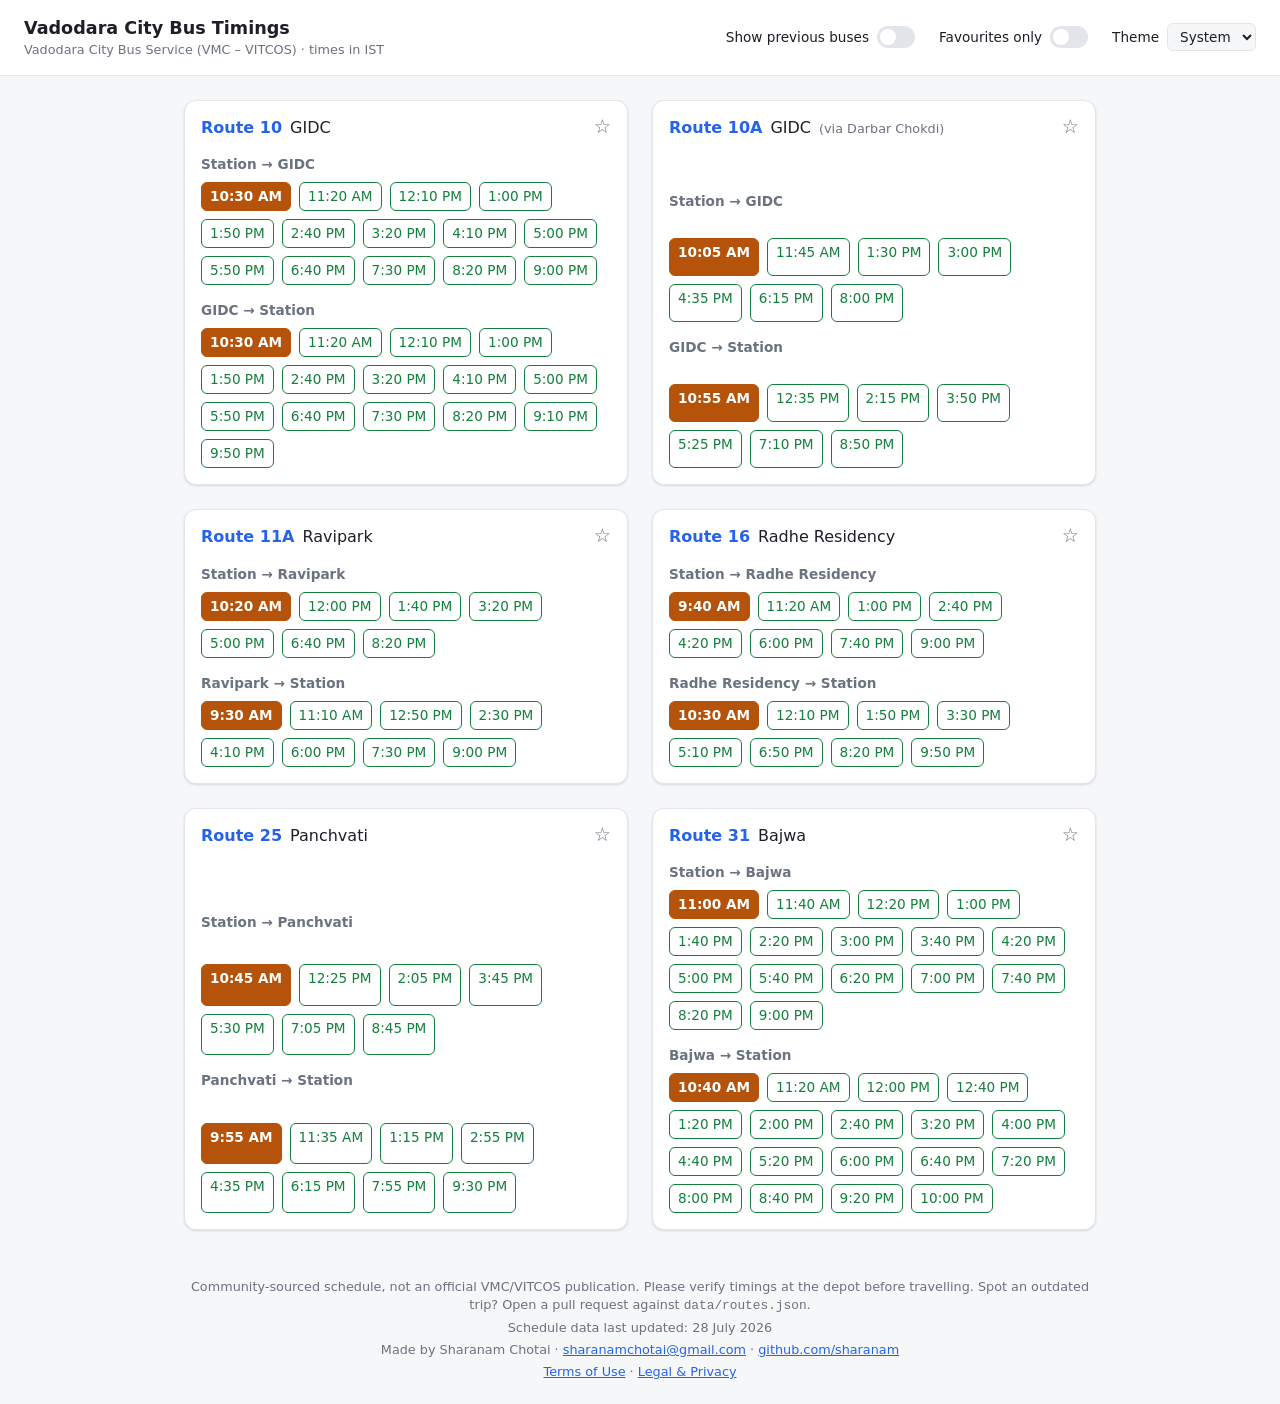
<file: index.html>
<!doctype html>
<html lang="en">
  <head>
    <!-- Google Tag Manager / Google Analytics -->
    <script async src="https://www.googletagmanager.com/gtm.js?id=GTM-MCN3B4TV"></script>
    <script>
      window.dataLayer = window.dataLayer || [];
      function gtag() { dataLayer.push(arguments); }
      gtag('js', new Date());
    </script>
    <meta charset="utf-8" />
    <meta name="viewport" content="width=device-width, initial-scale=1" />
    <title>Vadodara City Bus Timings</title>
    <link rel="stylesheet" href="css/variables.css" />
    <link rel="stylesheet" href="css/base.css" />
    <link rel="stylesheet" href="css/layout.css" />
    <link rel="stylesheet" href="css/route-card.css" />
    <link rel="stylesheet" href="css/controls.css" />
    <link rel="stylesheet" href="css/toast.css" />
  </head>
  <body>
    <header class="page-header">
      <div>
        <h1 class="page-header__title">Vadodara City Bus Timings</h1>
        <p class="page-header__subtitle">Vadodara City Bus Service (VMC – VITCOS) · times in IST</p>
      </div>
      <div class="controls">
        <label class="control" for="show-previous-toggle">
          Show previous buses
          <span class="switch">
            <input type="checkbox" id="show-previous-toggle" />
            <span class="switch__track"></span>
          </span>
        </label>
        <label class="control" for="show-favourites-toggle">
          Favourites only
          <span class="switch">
            <input type="checkbox" id="show-favourites-toggle" />
            <span class="switch__track"></span>
          </span>
        </label>
        <label class="control" for="theme-select">
          Theme
          <select id="theme-select" class="theme-select">
            <option value="system">System</option>
            <option value="light">Light</option>
            <option value="dark">Dark</option>
          </select>
        </label>
      </div>
    </header>

    <main class="page-main">
      <div id="routes" class="routes-grid"></div>
    </main>

    <footer class="page-footer">
      <p>
        Community-sourced schedule, not an official VMC/VITCOS publication. Please verify timings at the depot before
        travelling. Spot an outdated trip? Open a pull request against <code>data/routes.json</code>.
      </p>
      <p id="last-updated"></p>
      <p>
        Made by Sharanam Chotai ·
        <a href="mailto:sharanamchotai@gmail.com">sharanamchotai@gmail.com</a> ·
        <a href="https://github.com/sharanam" target="_blank" rel="noopener">github.com/sharanam</a>
      </p>
      <p>
        <a href="terms.html">Terms of Use</a> · <a href="privacy.html">Legal &amp; Privacy</a>
      </p>
    </footer>

    <script type="module" src="js/app.js"></script>
  </body>
</html>
</file>
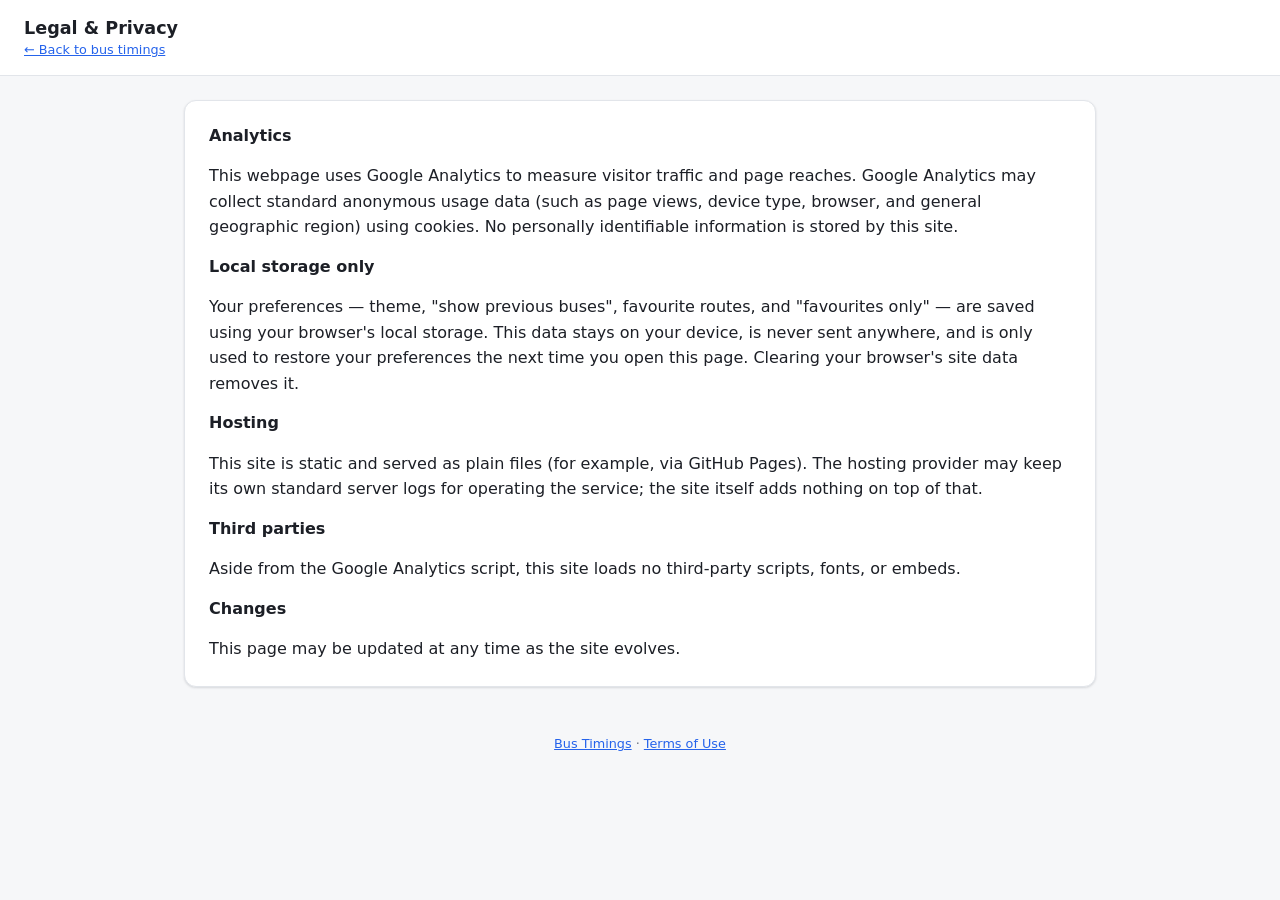
<file: privacy.html>
<!doctype html>
<html lang="en">
  <head>
    <!-- Google Tag Manager / Google Analytics -->
    <script async src="https://www.googletagmanager.com/gtm.js?id=GTM-MCN3B4TV"></script>
    <script>
      window.dataLayer = window.dataLayer || [];
      function gtag() { dataLayer.push(arguments); }
      gtag('js', new Date());
    </script>
    <meta charset="utf-8" />
    <meta name="viewport" content="width=device-width, initial-scale=1" />
    <title>Legal &amp; Privacy — Vadodara City Bus Timings</title>
    <link rel="stylesheet" href="css/variables.css" />
    <link rel="stylesheet" href="css/base.css" />
    <link rel="stylesheet" href="css/layout.css" />
    <link rel="stylesheet" href="css/prose.css" />
  </head>
  <body>
    <header class="page-header">
      <div>
        <h1 class="page-header__title">Legal &amp; Privacy</h1>
        <p class="page-header__subtitle"><a href="index.html">← Back to bus timings</a></p>
      </div>
    </header>

    <main class="page-main">
      <article class="prose">
        <h2>Analytics</h2>
        <p>
          This webpage uses Google Analytics to measure visitor traffic and page reaches. Google Analytics
          may collect standard anonymous usage data (such as page views, device type, browser, and general
          geographic region) using cookies. No personally identifiable information is stored by this site.
        </p>

        <h2>Local storage only</h2>
        <p>
          Your preferences — theme, "show previous buses", favourite routes, and "favourites only" — are saved using
          your browser's local storage. This data stays on your device, is never sent anywhere, and is only used to
          restore your preferences the next time you open this page. Clearing your browser's site data removes it.
        </p>

        <h2>Hosting</h2>
        <p>
          This site is static and served as plain files (for example, via GitHub Pages). The hosting provider may
          keep its own standard server logs for operating the service; the site itself adds nothing on top of that.
        </p>

        <h2>Third parties</h2>
        <p>Aside from the Google Analytics script, this site loads no third-party scripts, fonts, or embeds.</p>

        <h2>Changes</h2>
        <p>This page may be updated at any time as the site evolves.</p>
      </article>
    </main>

    <footer class="page-footer">
      <p><a href="index.html">Bus Timings</a> · <a href="terms.html">Terms of Use</a></p>
    </footer>

    <script type="module" src="js/static-page.js"></script>
  </body>
</html>
</file>
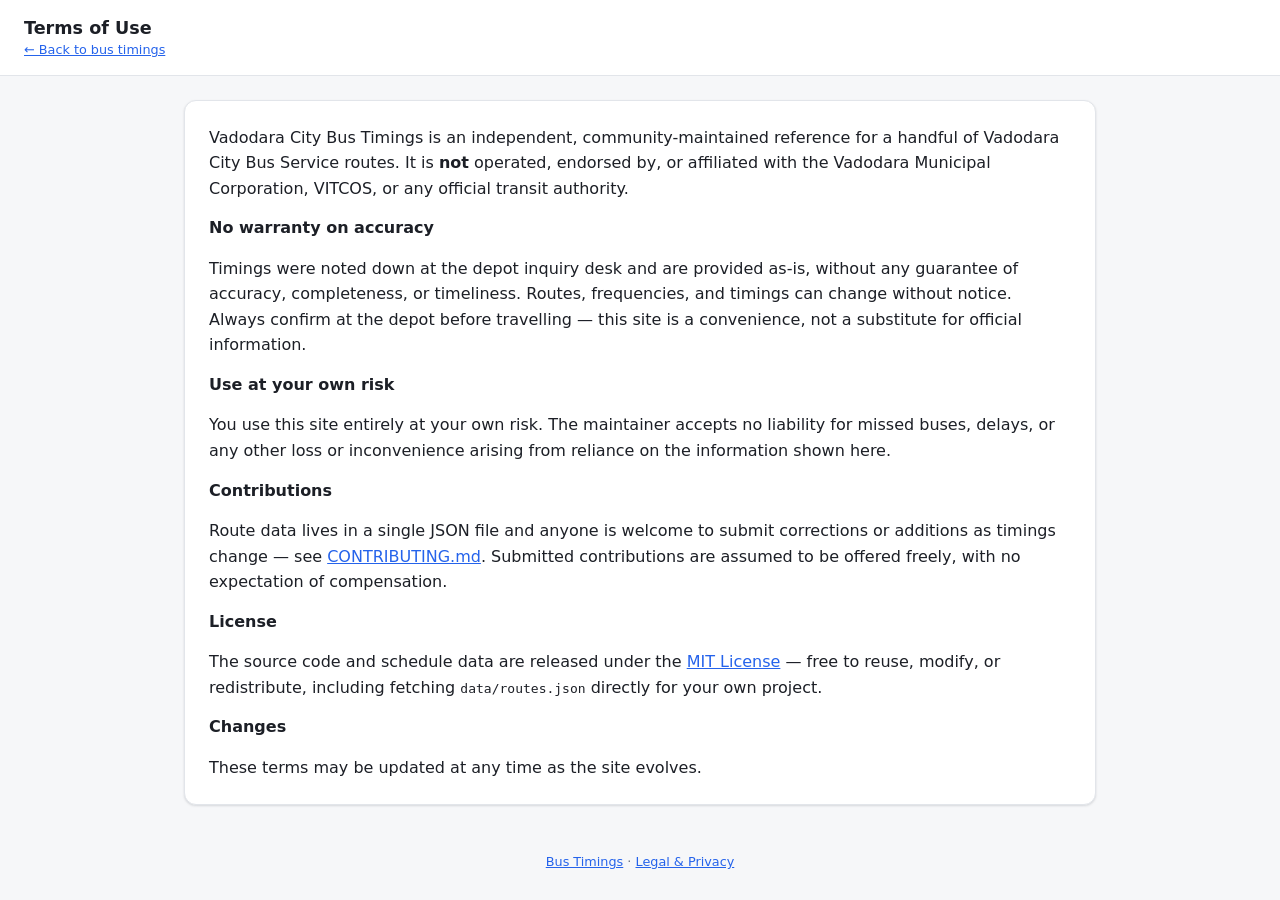
<file: terms.html>
<!doctype html>
<html lang="en">
  <head>
    <!-- Google Tag Manager / Google Analytics -->
    <script async src="https://www.googletagmanager.com/gtm.js?id=GTM-MCN3B4TV"></script>
    <script>
      window.dataLayer = window.dataLayer || [];
      function gtag() { dataLayer.push(arguments); }
      gtag('js', new Date());
    </script>
    <meta charset="utf-8" />
    <meta name="viewport" content="width=device-width, initial-scale=1" />
    <title>Terms of Use — Vadodara City Bus Timings</title>
    <link rel="stylesheet" href="css/variables.css" />
    <link rel="stylesheet" href="css/base.css" />
    <link rel="stylesheet" href="css/layout.css" />
    <link rel="stylesheet" href="css/prose.css" />
  </head>
  <body>
    <header class="page-header">
      <div>
        <h1 class="page-header__title">Terms of Use</h1>
        <p class="page-header__subtitle"><a href="index.html">← Back to bus timings</a></p>
      </div>
    </header>

    <main class="page-main">
      <article class="prose">
        <p>
          Vadodara City Bus Timings is an independent, community-maintained reference for a handful of Vadodara City
          Bus Service routes. It is <strong>not</strong> operated, endorsed by, or affiliated with the Vadodara
          Municipal Corporation, VITCOS, or any official transit authority.
        </p>

        <h2>No warranty on accuracy</h2>
        <p>
          Timings were noted down at the depot inquiry desk and are provided as-is, without any guarantee of
          accuracy, completeness, or timeliness. Routes, frequencies, and timings can change without notice. Always
          confirm at the depot before travelling — this site is a convenience, not a substitute for official
          information.
        </p>

        <h2>Use at your own risk</h2>
        <p>
          You use this site entirely at your own risk. The maintainer accepts no liability for missed buses, delays,
          or any other loss or inconvenience arising from reliance on the information shown here.
        </p>

        <h2>Contributions</h2>
        <p>
          Route data lives in a single JSON file and anyone is welcome to submit corrections or additions as timings
          change — see
          <a href="https://github.com/Sharanam/vadodara-city-bus-timings/blob/master/CONTRIBUTING.md" target="_blank" rel="noopener">CONTRIBUTING.md</a>.
          Submitted contributions are assumed to be offered freely, with no expectation of compensation.
        </p>

        <h2>License</h2>
        <p>
          The source code and schedule data are released under the
          <a href="https://github.com/Sharanam/vadodara-city-bus-timings/blob/master/LICENSE" target="_blank" rel="noopener">MIT License</a>
          — free to reuse, modify, or redistribute, including fetching <code>data/routes.json</code> directly for
          your own project.
        </p>

        <h2>Changes</h2>
        <p>These terms may be updated at any time as the site evolves.</p>
      </article>
    </main>

    <footer class="page-footer">
      <p><a href="index.html">Bus Timings</a> · <a href="privacy.html">Legal &amp; Privacy</a></p>
    </footer>

    <script type="module" src="js/static-page.js"></script>
  </body>
</html>
</file>
<file: css/variables.css>
:root {
  --color-bg: #f6f7f9;
  --color-surface: #ffffff;
  --color-border: #e2e5ea;
  --color-text: #1c1f26;
  --color-text-muted: #6b7280;
  --color-accent: #2563eb;
  --color-accent-contrast: #ffffff;
  --color-upcoming: #15803d;
  --color-current: #b45309;
  --color-past: #9ca3af;

  --radius-sm: 6px;
  --radius-md: 12px;
  --space-1: 4px;
  --space-2: 8px;
  --space-3: 16px;
  --space-4: 24px;
  --space-5: 32px;

  --shadow-card: 0 1px 2px rgba(16, 24, 40, 0.06), 0 1px 3px rgba(16, 24, 40, 0.08);
  color-scheme: light;
}

:root[data-theme="dark"] {
  --color-bg: #14161a;
  --color-surface: #1d2026;
  --color-border: #2c303a;
  --color-text: #e7e9ec;
  --color-text-muted: #9aa1ac;
  --color-accent: #5b8def;
  --color-accent-contrast: #0b1220;
  --color-upcoming: #4ade80;
  --color-current: #fbbf24;
  --color-past: #5b6270;

  --shadow-card: 0 1px 2px rgba(0, 0, 0, 0.4), 0 1px 3px rgba(0, 0, 0, 0.5);
  color-scheme: dark;
}

@media (prefers-color-scheme: dark) {
  :root:not([data-theme="light"]):not([data-theme="dark"]) {
    --color-bg: #14161a;
    --color-surface: #1d2026;
    --color-border: #2c303a;
    --color-text: #e7e9ec;
    --color-text-muted: #9aa1ac;
    --color-accent: #5b8def;
    --color-accent-contrast: #0b1220;
    --color-upcoming: #4ade80;
    --color-current: #fbbf24;
    --color-past: #5b6270;

    --shadow-card: 0 1px 2px rgba(0, 0, 0, 0.4), 0 1px 3px rgba(0, 0, 0, 0.5);
    color-scheme: dark;
  }
}
</file>
<file: css/base.css>
*,
*::before,
*::after {
  box-sizing: border-box;
}

html,
body {
  margin: 0;
  padding: 0;
}

body {
  background: var(--color-bg);
  color: var(--color-text);
  font-family: system-ui, -apple-system, "Segoe UI", Roboto, sans-serif;
  line-height: 1.4;
  transition: background-color 0.15s ease, color 0.15s ease;
}

h1,
h2,
h3 {
  margin: 0;
  font-weight: 600;
}

a {
  color: var(--color-accent);
}

button,
select {
  font: inherit;
  color: inherit;
}

table {
  border-collapse: collapse;
  width: 100%;
}
</file>
<file: css/layout.css>
.page-header {
  position: sticky;
  top: 0;
  z-index: 10;
  display: flex;
  align-items: center;
  justify-content: space-between;
  gap: var(--space-3);
  flex-wrap: wrap;
  padding: var(--space-3) var(--space-4);
  background: var(--color-surface);
  border-bottom: 1px solid var(--color-border);
}

.page-header__title {
  font-size: 1.1rem;
}

.page-header__subtitle {
  margin: 0;
  color: var(--color-text-muted);
  font-size: 0.8rem;
}

.page-main {
  max-width: 960px;
  margin: 0 auto;
  padding: var(--space-4);
  display: grid;
  gap: var(--space-4);
}

.page-footer {
  max-width: 960px;
  margin: 0 auto;
  padding: var(--space-4);
  color: var(--color-text-muted);
  font-size: 0.8rem;
  text-align: center;
}

.page-footer p {
  margin: 0 0 var(--space-1);
}

.page-footer p:last-child {
  margin-bottom: 0;
}

.routes-grid {
  display: grid;
  gap: var(--space-4);
  grid-template-columns: repeat(auto-fit, minmax(320px, 1fr));
}
</file>
<file: css/route-card.css>
.route-card {
  background: var(--color-surface);
  border: 1px solid var(--color-border);
  border-radius: var(--radius-md);
  box-shadow: var(--shadow-card);
  padding: var(--space-3);
  display: grid;
  gap: var(--space-3);
}

.route-card__heading {
  display: flex;
  align-items: baseline;
  gap: var(--space-2);
  flex-wrap: wrap;
}

.route-card__number {
  font-size: 1rem;
  font-weight: 700;
  color: var(--color-accent);
}

.route-card__note {
  color: var(--color-text-muted);
  font-size: 0.8rem;
}

.star-toggle {
  margin-left: auto;
  background: none;
  border: none;
  cursor: pointer;
  font-size: 1.2rem;
  line-height: 1;
  padding: 0;
  color: var(--color-text-muted);
}

.star-toggle--active {
  color: var(--color-current);
}

.direction {
  display: grid;
  gap: var(--space-2);
}

.direction__label {
  font-size: 0.85rem;
  font-weight: 600;
  color: var(--color-text-muted);
}

.time-list {
  display: flex;
  flex-wrap: wrap;
  gap: var(--space-2);
}

.time-chip {
  position: relative;
  display: inline-block;
  border: 1px solid var(--color-border);
  border-radius: var(--radius-sm);
  padding: var(--space-1) var(--space-2);
  font-size: 0.85rem;
  font-variant-numeric: tabular-nums;
  cursor: default;
}

.time-chip__tooltip {
  position: absolute;
  bottom: calc(100% + var(--space-1));
  left: 50%;
  transform: translateX(-50%);
  background: var(--color-text);
  color: var(--color-bg);
  padding: var(--space-1) var(--space-2);
  border-radius: var(--radius-sm);
  font-size: 0.75rem;
  white-space: nowrap;
  opacity: 0;
  visibility: hidden;
  transition: opacity 0.1s ease;
  pointer-events: none;
  z-index: 1;
}

.time-chip:hover .time-chip__tooltip,
.time-chip:focus .time-chip__tooltip,
.time-chip:focus-visible .time-chip__tooltip {
  opacity: 1;
  visibility: visible;
}

.time-chip--upcoming {
  border-color: var(--color-upcoming);
  color: var(--color-upcoming);
}

.time-chip--current {
  background: var(--color-current);
  border-color: var(--color-current);
  color: var(--color-accent-contrast);
  font-weight: 600;
}

.time-chip--past {
  color: var(--color-past);
  text-decoration: line-through;
}

.direction__empty {
  color: var(--color-text-muted);
  font-size: 0.85rem;
  font-style: italic;
}
</file>
<file: css/controls.css>
.controls {
  display: flex;
  align-items: center;
  gap: var(--space-4);
  flex-wrap: wrap;
}

.control {
  display: flex;
  align-items: center;
  gap: var(--space-2);
  font-size: 0.85rem;
}

.theme-select {
  background: var(--color-bg);
  border: 1px solid var(--color-border);
  border-radius: var(--radius-sm);
  padding: var(--space-1) var(--space-2);
}

.switch {
  position: relative;
  display: inline-block;
  width: 38px;
  height: 22px;
  flex-shrink: 0;
}

.switch input {
  opacity: 0;
  width: 0;
  height: 0;
}

.switch__track {
  position: absolute;
  inset: 0;
  background: var(--color-border);
  border-radius: 999px;
  cursor: pointer;
  transition: background-color 0.15s ease;
}

.switch__track::before {
  content: "";
  position: absolute;
  left: 3px;
  top: 3px;
  width: 16px;
  height: 16px;
  background: var(--color-surface);
  border-radius: 50%;
  transition: transform 0.15s ease;
}

.switch input:checked + .switch__track {
  background: var(--color-accent);
}

.switch input:checked + .switch__track::before {
  transform: translateX(16px);
}
</file>
<file: css/toast.css>
.toast {
  position: fixed;
  top: var(--space-3);
  left: 50%;
  transform: translateX(-50%);
  z-index: 100;
  background: var(--color-text);
  color: var(--color-bg);
  padding: var(--space-2) var(--space-3);
  border-radius: var(--radius-md);
  font-size: 0.85rem;
  box-shadow: var(--shadow-card);
  pointer-events: none;
  max-width: calc(100vw - var(--space-4) * 2);
  text-align: center;
}
</file>
<file: css/prose.css>
.prose {
  background: var(--color-surface);
  border: 1px solid var(--color-border);
  border-radius: var(--radius-md);
  box-shadow: var(--shadow-card);
  padding: var(--space-4);
  display: grid;
  gap: var(--space-3);
}

.prose h2 {
  font-size: 1rem;
}

.prose p,
.prose li {
  margin: 0;
  line-height: 1.6;
}

.prose ul {
  margin: 0;
  padding-left: var(--space-4);
  display: grid;
  gap: var(--space-1);
}
</file>
